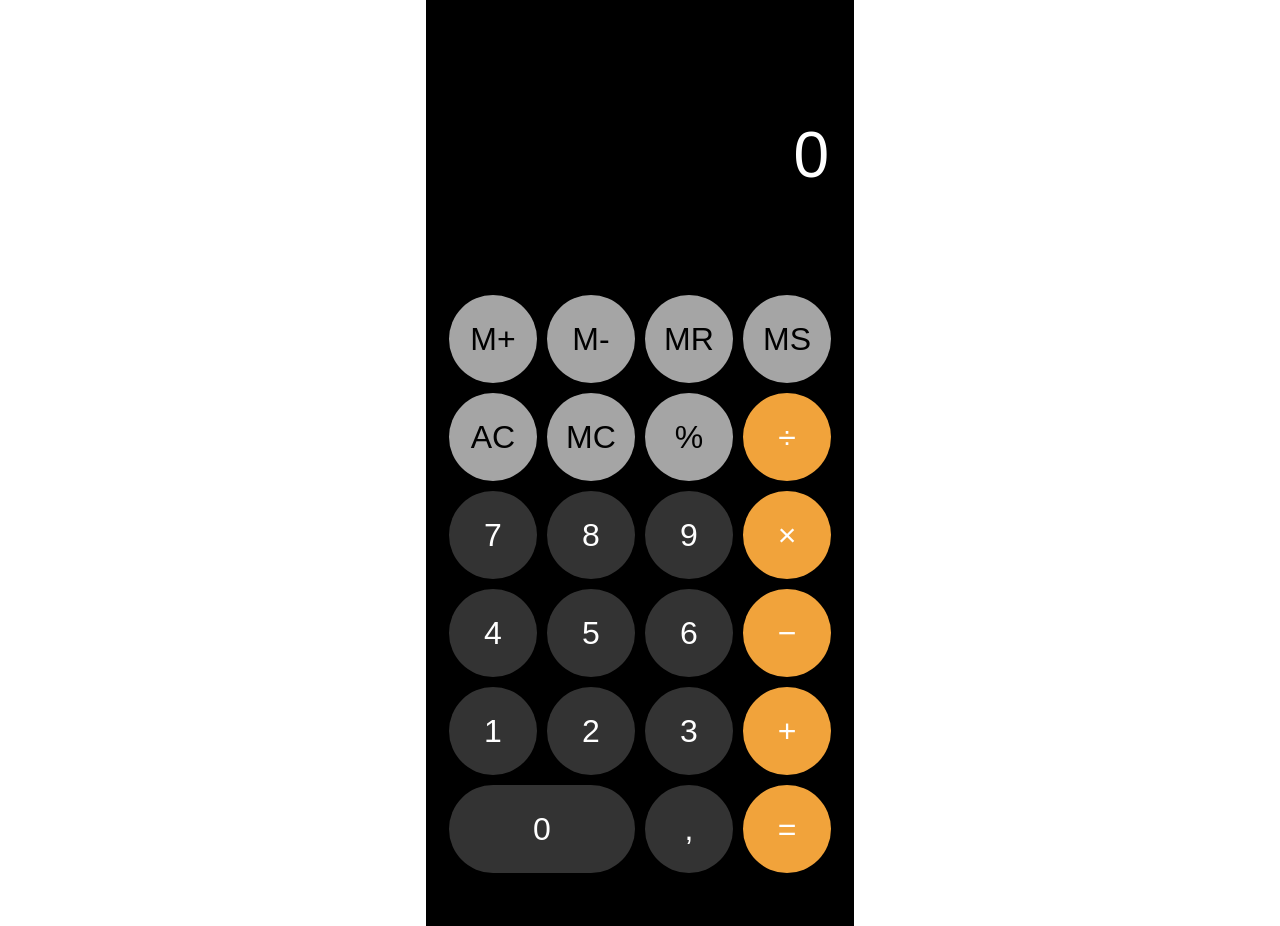
<file: lab1/index.html>
<!DOCTYPE html>
<html lang="ru">
<head>
    <meta charset="UTF-8">
    <meta name="viewport" content="width=device-width, initial-scale=1.0">
    <title>Калькулятор</title>

    <link rel="stylesheet" href="style.css">
</head>

<body>

<div class="calculator">

    <input type="text" id="display" value="0" readonly>

    <!--Память-->
    <div class="memory-buttons">
        <button onclick="memoryAdd()">M+</button>
        <button onclick="memorySubtract()">M-</button>
        <button onclick="memoryRead()">MR</button>
        <button onclick="memorySave()">MS</button>
    </div>

    <!--Кнопки-->
    <div class="buttons">

        <button class="clear" onclick="clearDisplay()">AC</button>
        <button class="light" onclick="memoryClear()">MC</button>
        <button class="light" onclick="percent()">%</button>
        <button class="operator" onclick="chooseOperation('/')">÷</button>

        <button onclick="addNumber('7')">7</button>
        <button onclick="addNumber('8')">8</button>
        <button onclick="addNumber('9')">9</button>
        <button class="operator" onclick="chooseOperation('*')">×</button>

        <button onclick="addNumber('4')">4</button>
        <button onclick="addNumber('5')">5</button>
        <button onclick="addNumber('6')">6</button>
        <button class="operator" onclick="chooseOperation('-')">−</button>

        <button onclick="addNumber('1')">1</button>
        <button onclick="addNumber('2')">2</button>
        <button onclick="addNumber('3')">3</button>
        <button class="operator" onclick="chooseOperation('+')">+</button>

        <button class="zero" onclick="addNumber('0')">0</button>
        <button onclick="addNumber(',')">,</button>
        <button class="equals" onclick="calculate()">=</button>

    </div>

</div>

<script src="script.js"></script>

</body>
</html>
</file>
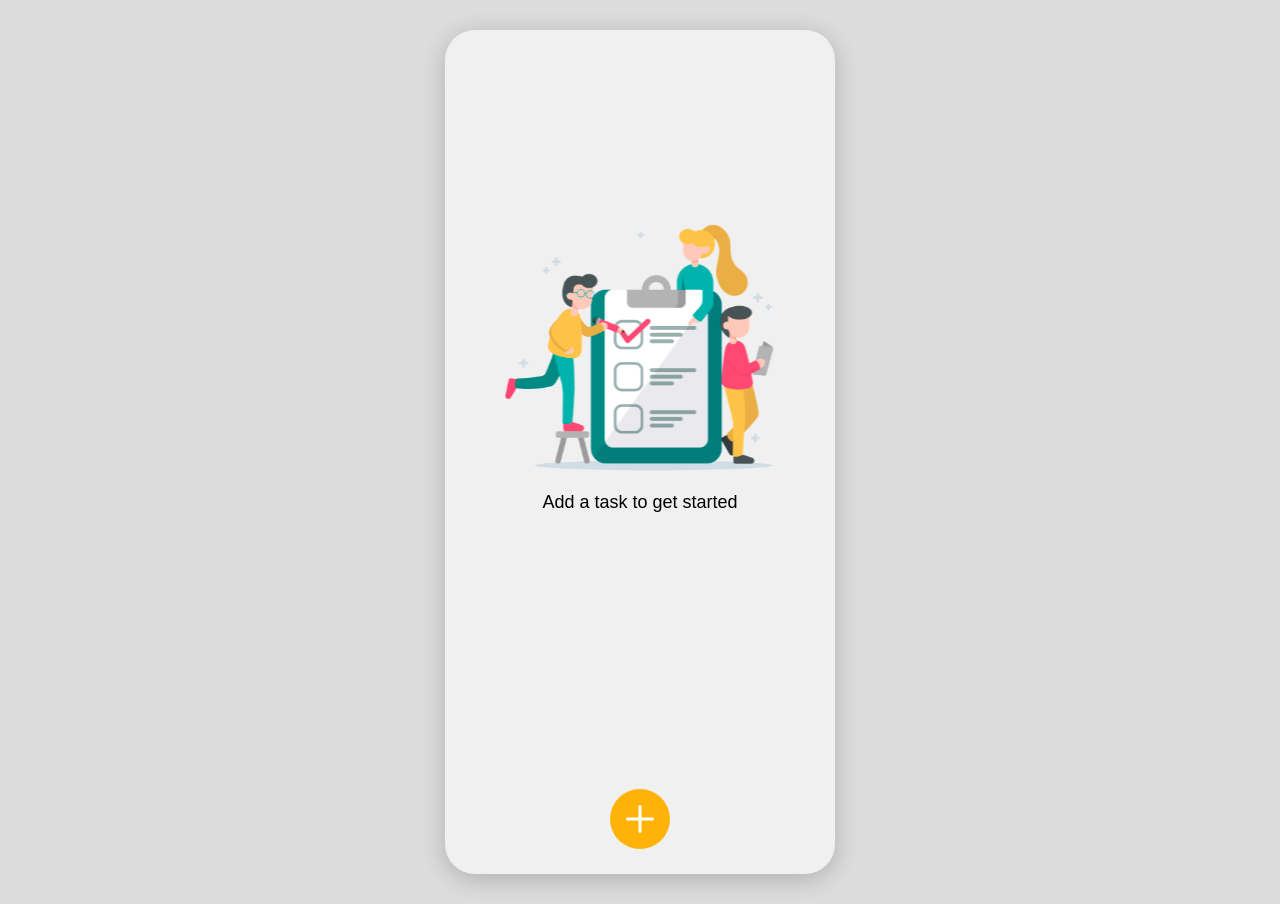
<file: lab2/index.html>
<!DOCTYPE html>
<html lang="ru">

<head>
    <meta charset="UTF-8">
    <meta name="viewport" content="width=device-width, initial-scale=1.0">

    <title>Todo List</title>

    <link rel="stylesheet" href="style.css">
</head>

<body>

<div class="app">

    <!-- Главный экран -->

    <section id="mainScreen" class="screen">

        <!-- Пустой экран -->

        <div id="emptyState" class="empty-state">

            <div class="empty-icon">
                <img src="icons/ic_logo.svg" alt="Todo List">
            </div>

            <p>Add a task to get started</p>

        </div>


        <!-- Список задач -->

        <div id="todoList" class="todo-list"></div>


        <!-- Кнопка добавления -->

        <button
            class="add-button"
            onclick="openModal()"
        >
            <img
                src="icons/ic_plus.svg"
                alt="Добавить задачу"
            >
        </button>

    </section>


    <!-- Экран создания/редактирования заметок -->

    <section
        id="modalScreen"
        class="screen modal-screen"
    >

        <!-- Верхняя панель -->

        <header class="modal-header">

            <!-- Назад -->

            <button
                class="header-button"
                onclick="closeModal()"
            >
                <img
                    src="icons/ic_back.svg"
                    alt="Назад"
                >
            </button>


            <!-- Сохранить -->

            <button
                class="header-button"
                onclick="createTask()"
            >
                <img
                    src="icons/ic_check.svg"
                    alt="Сохранить"
                >
            </button>

        </header>


        <!-- Поле ввода -->

        <textarea
            id="taskInput"
            placeholder="Add New Task..."
        ></textarea>

    </section>

</div>


<script src="script.js"></script>

</body>
</html>
</file>
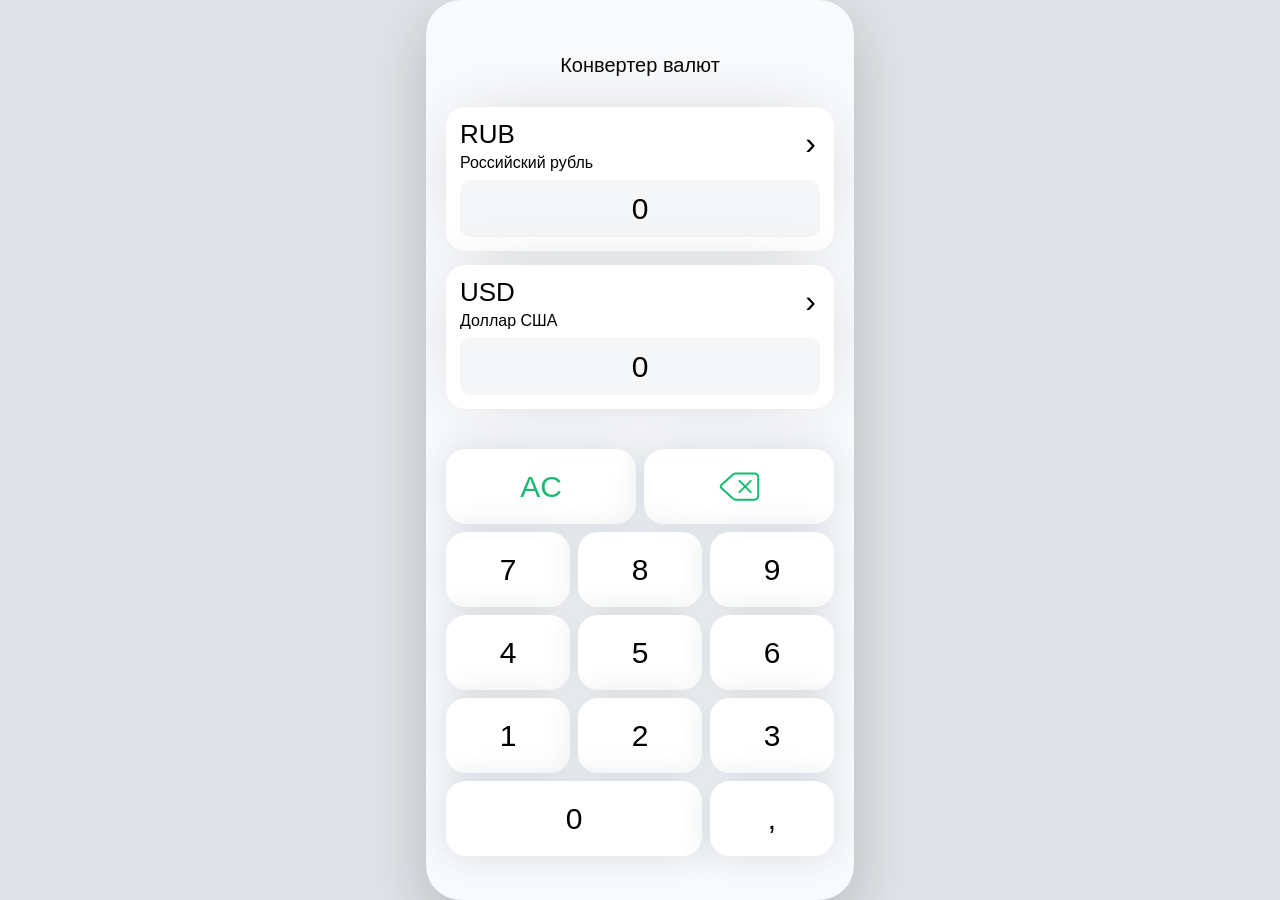
<file: lab3/index.html>
<!DOCTYPE html>
<html lang="ru">
<head>
    <meta charset="UTF-8">
    <meta name="viewport" content="width=device-width, initial-scale=1.0">

    <title>Конвертер валют</title>

    <link rel="stylesheet" href="style.css">

    <!-- для конвертации -->
    <script src="https://www.cbr-xml-daily.ru/money.js"></script>
</head>

<body>

<div class="app">

    <!-- Экран конвентатора-->

    <section id="converterScreen" class="screen">

        <h1>Конвертер валют</h1>

        <!-- Первая валюта -->
        <button class="currency-card" id="fromCurrencyCard">

            <div class="currency-info">
                <div class="currency-code" id="fromCode">RUB</div>
                <div class="currency-name" id="fromName">
                    Российский рубль
                </div>
            </div>

            <div class="arrow">›</div>

            <div class="amount" id="fromAmount">
                0
            </div>

        </button>


        <!-- Вторая валюта -->
        <button class="currency-card" id="toCurrencyCard">

            <div class="currency-info">
                <div class="currency-code" id="toCode">USD</div>
                <div class="currency-name" id="toName">
                    Доллар США
                </div>
            </div>

            <div class="arrow">›</div>

            <div class="amount" id="toAmount">
                0
            </div>

        </button>


        <!-- Кнопки AC и удаления -->
        <div class="top-buttons">

            <button class="action-button" id="clearButton">
                AC
            </button>

            <button class="action-button" id="deleteButton">
                <img src="icons/ic_delete.svg" alt="Удалить">
            </button>

        </div>


        <!-- Клавиатура -->
        <div class="keyboard">

            <button class="number-button">7</button>
            <button class="number-button">8</button>
            <button class="number-button">9</button>

            <button class="number-button">4</button>
            <button class="number-button">5</button>
            <button class="number-button">6</button>

            <button class="number-button">1</button>
            <button class="number-button">2</button>
            <button class="number-button">3</button>

            <button class="zero-button">0</button>
            <button class="number-button">,</button>

        </div>

    </section>


    <!-- Экран выбора валюты-->

    <section id="currencyScreen" class="screen hidden">

        <div class="currency-header">

            <button id="backButton" class="back-button">
                ←
            </button>

            <h1>Изменить валюту</h1>

        </div>


        <!-- Поиск -->
        <div class="search-wrapper">

            <span class="search-icon">⌕</span>

            <input
                id="searchInput"
                type="text"
                placeholder="Search currency..."
            >

            <button id="clearSearch" class="clear-search">
                ×
            </button>

        </div>


        <!-- Список валют -->
        <div id="currencyList" class="currency-list"></div>

    </section>

</div>


<script src="script.js"></script>

</body>
</html>
</file>
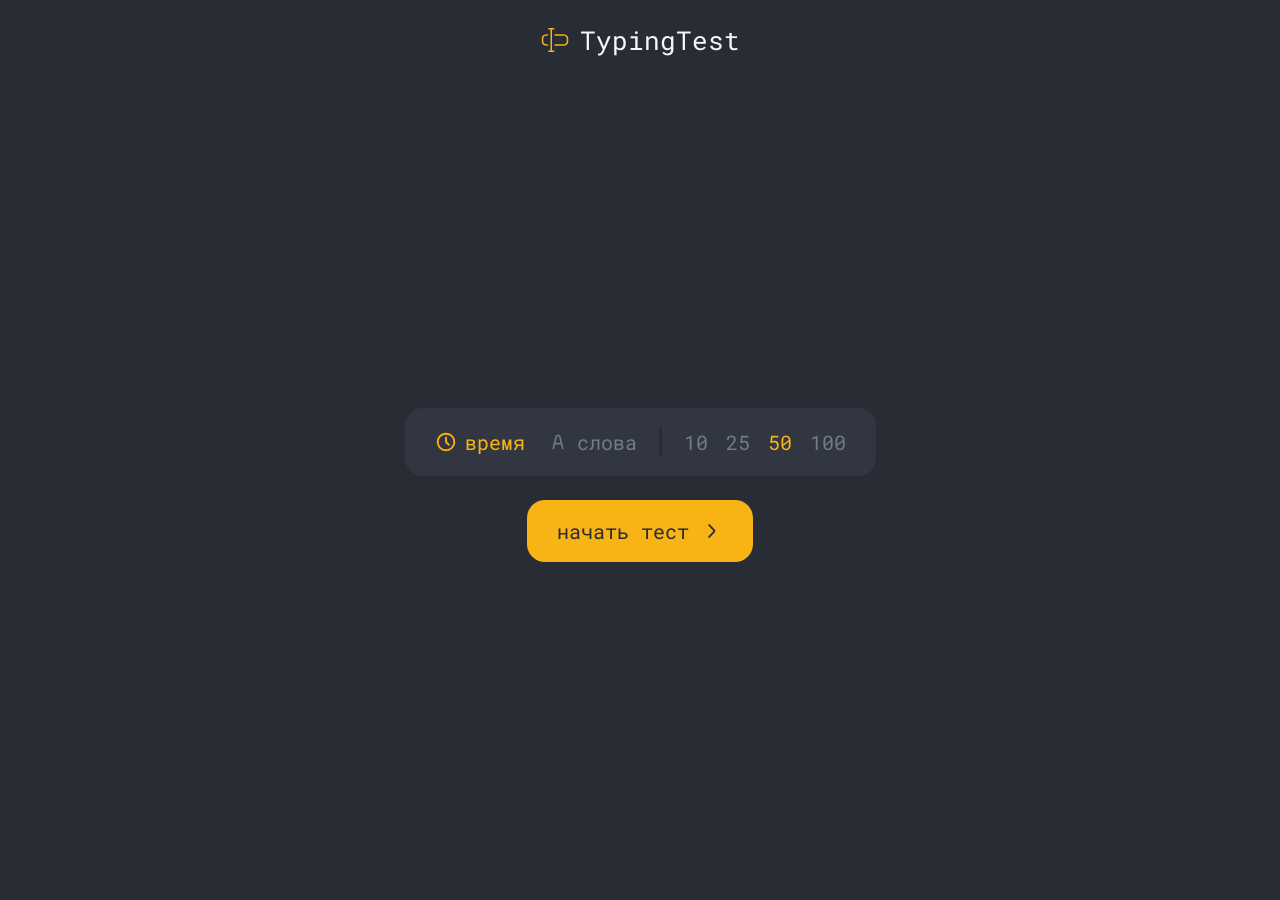
<file: lab4/index.html>
<!DOCTYPE html>
<html lang="ru">
<head>
  <meta charset="UTF-8">
  <meta name="viewport" content="width=device-width, initial-scale=1.0">
  <title>TypingTest</title>

  <!-- Подключение шрифта Roboto Mono  -->
  <link rel="preconnect" href="https://fonts.googleapis.com">
  <link rel="preconnect" href="https://fonts.gstatic.com" crossorigin>
  <link href="https://fonts.googleapis.com/css2?family=Roboto+Mono:wght@400&display=swap" rel="stylesheet">

  <!-- Подключение стилей страницы -->
  <link rel="stylesheet" href="style.css">
</head>
<body>
  <!-- Шапка сайта с логотипом и возвратом на главную -->
  <header class="brand">
    <button id="homeButton" class="brand-link" type="button" aria-label="На главную">
      <img class="logo-icon" src="icons/ic_logo.svg" alt="">
      <span>TypingTest</span>
    </button>
  </header>

  <main class="app">
    <!-- Настройки режима и запуск теста -->
    <section id="settings" class="settings">
      <div class="mode-bar">
        <!-- Переключение между тестом на время и на количество слов -->
        <button class="mode-button active" data-mode="time" type="button">
          <img class="ui-icon mode-icon" src="icons/ic_time.svg" alt="">
          <span>время</span>
        </button>

        <button class="mode-button" data-mode="words" type="button">
          <img class="ui-icon mode-icon" src="icons/ic_words.svg" alt="">
          <span>слова</span>
        </button>

        <span class="divider"></span>

        <!-- Варианты длительности теста или количества слов -->
        <div id="options" class="option-list"></div>
      </div>

      <button id="startButton" class="primary-button" type="button">
        <span>начать тест</span>
        <img class="ui-icon" src="icons/ic_next.svg" alt="">
      </button>
    </section>

    <!-- Область прохождения теста, скрываем её до начала теста -->
    <section id="testArea" class="test-area hidden">
      <div class="test-status">
        <!-- Прогресс отображается в режиме подсчёта слов -->
        <span id="progress" class="hidden">0/50</span>
        <span id="timer">50</span>
      </div>

      <!-- Текст, который нужно напечатать -->
      <div id="textDisplay" class="text-display" aria-hidden="true"></div>

      <!-- Поле ввода текста пользователя -->
      <textarea
        id="typingInput"
        class="typing-input"
        aria-label="Ввод текста"
        autocomplete="off"
        autocorrect="off"
        autocapitalize="off"
        spellcheck="false"
        disabled
      ></textarea>

      <button id="restartButton" class="secondary-button restart-button" type="button">
        <span>заново</span>
        <img class="ui-icon" src="icons/ic_reload.svg" alt="">
      </button>
    </section>

    <!-- Экран результатов после завершения теста -->
    <section id="result" class="result hidden">
      <div class="stats-table">
        <div class="stat-labels">
          <span>тип теста</span>
          <span>cpm</span>
          <span>точность</span>
          <span>символы</span>
          <span>ошибки</span>
        </div>

        <!-- Значения статистики -->
        <div class="stat-values">
          <strong id="resultMode">время</strong>
          <strong id="cpm">0</strong>
          <strong id="accuracy">100%</strong>
          <strong id="characters">0</strong>
          <strong id="errors">0</strong>
        </div>
      </div>

      <!-- Кнопки для повторного запуска или перехода к следующему тексту -->
      <div class="result-actions">
        <button id="resultRestart" class="secondary-button" type="button">
          <span>заново</span>
          <img class="ui-icon" src="icons/ic_reload.svg" alt="">
        </button>

        <button id="resultNext" class="primary-button" type="button">
          <span>следующий текст</span>
          <img class="ui-icon" src="icons/ic_next.svg" alt="">
        </button>
      </div>
    </section>
  </main>

  <!-- Подключение логики теста -->
  <script src="script.js"></script>
</body>
</html>
</file>
<file: lab1/style.css>
* {
    box-sizing: border-box;
    margin: 0;
    padding: 0;
}

body {
    min-height: 100vh;
    background: #ffffff;
    display: flex;
    justify-content: center;
    align-items: center;
    font-family: Arial, Helvetica, sans-serif;
}

.calculator {
    width: 428px;
    min-height: 926px;
    padding: 30px 20px 20px;
    background: #000000;

    display: flex;
    flex-direction: column;
}

/* Поле результата */
#display {
    width: 100%;
    height: 250px;

    border: none;
    outline: none;
    background: #000000;
    color: #ffffff;

    text-align: right;
    font-size: 64px;
    font-weight: 300;

    padding: 20px 5px;
    margin-bottom: 15px;
}

/* Память */
.memory-buttons {
    display: grid;
    grid-template-columns: repeat(4, 88px);
    gap: 10px;
    justify-content: center;
    margin-bottom: 10px;
}

.memory-buttons button {
    width: 88px;
    height: 88px;
    border: none;
    border-radius: 50%;

    background: #A5A5A5;
    color: #000000;

    font-size: 32px;
    font-weight: 400;
    cursor: pointer;

    transition: transform 0.1s, opacity 0.1s;
}

/* Основные кнопки */
.buttons {
    display: grid;
    grid-template-columns: repeat(4, 88px);
    gap: 10px;
    justify-content: center;
}

.buttons button {
    width: 88px;
    height: 88px;

    border: none;
    border-radius: 50%;

    background: #333333;
    color: #ffffff;

    font-size: 32px;
    cursor: pointer;

    transition: transform 0.1s, opacity 0.1s;
}

.buttons button:active,
.memory-buttons button:active {
    transform: scale(0.94);
}

/* Серые кнопки */
.buttons .clear,
.buttons .light {
    background: #A5A5A5;
    color: #000000;
}

/* Оранжевые кнопки */
.buttons .operator,
.buttons .equals {
    background: #F1A33B;
    color: #ffffff;
}

/* Ноль, не круглый */
.buttons .zero {
    width: 100%;
    grid-column: span 2;
    border-radius: 44px;
}

/* Для маленького экрана телефона */
@media (max-width: 450px) {
    body {
        align-items: flex-start;
    }

    .calculator {
        width: 100%;
        min-height: 100vh;
        padding: 20px 10px 10px;
    }

    #display {
        height: 230px;
        font-size: 52px;
        margin-bottom: 10px;
    }

    .memory-buttons,
    .buttons {
        width: 100%;
        grid-template-columns: repeat(4, 1fr);
        gap: 8px;
    }

    .memory-buttons button,
    .buttons button {
        width: 100%;
        height: auto;
        aspect-ratio: 1 / 1;
    }

    .buttons .zero {
        width: 100%;
        aspect-ratio: auto;
        height: auto;
        min-height: 1px;
        border-radius: 50px;
    }
}
</file>
<file: lab2/style.css>
/* Основыне стили */
* {
    box-sizing: border-box;
    margin: 0;
    padding: 0;
}


body {
    font-family: Arial, sans-serif;
    background: #dcdcdc;
}


/* Экран телефона */
.app {
    width: 390px;
    height: 844px;

    margin: 30px auto;

    background: #F0F0F0;

    border-radius: 30px;

    overflow: hidden;

    position: relative;

    box-shadow: 0 5px 25px rgba(0, 0, 0, 0.2);
}

.screen {
    width: 100%;
    height: 100%;

    position: relative;

    padding-top: 40px;
}


/* Пустой экран */

.empty-state {
    position: absolute;

    top: 194px;
    left: 50%;

    transform: translateX(-50%);

    width: 271px;

    text-align: center;
}


/* Иконка логотип */

.empty-icon {
    width: 271px;
    height: 248px;

    display: flex;
    align-items: center;
    justify-content: center;
}


.empty-icon img {
    width: 100%;
    height: 100%;

    object-fit: contain;

    display: block;
}


/* Текст пустого экрана*/

.empty-state p {
    margin-top: 20px;

    color: #000000;

    font-size: 18px;

    text-align: center;
}


/* Кнопка добавления*/

.add-button {
    position: absolute;

    bottom: 25px;
    left: 50%;

    transform: translateX(-50%);

    width: 60px;
    height: 60px;

    padding: 0;

    border: none;
    border-radius: 50%;

    background: #FFB309;

    cursor: pointer;

    display: flex;
    align-items: center;
    justify-content: center;
}


.add-button img {
    width: 28px;
    height: 28px;

    display: block;
}


.add-button:hover {
    opacity: 0.9;
}


/* Список задач/заметок */

.todo-list {
    width: 100%;

    height: calc(100% - 40px);

    padding: 20px 16px 100px;

    overflow-y: auto;
}

.todo-list::-webkit-scrollbar {
    width: 5px;
}

.todo-list::-webkit-scrollbar-thumb {
    background: #CFCFCF;
    border-radius: 10px;
}

/* карточка задачи */

.todo-item {
    width: 100%;

    min-height: 70px;

    margin-bottom: 15px;

    padding: 15px;

    background: #FFFFFF;

    border-radius: 10px;

    display: flex;

    align-items: center;

    gap: 12px;
}


/* Кнопка выполнения*/

.done-button {
    width: 25px;
    height: 25px;

    padding: 0;

    flex-shrink: 0;

    border: 2px solid #F0F0F0;
    border-radius: 50%;

    background: #F0F0F0;

    cursor: pointer;

    display: flex;
    align-items: center;
    justify-content: center;
}


.done-button.done {
    background: #37D7B3;

    border-color: #37D7B3;
}


.done-button img {
    width: 14px;
    height: 14px;
    display: block;
    filter: brightness(0) invert(1);
}

/* Текст задачи */

.task-text {
    flex: 1;

    min-width: 0;

    font-size: 16px;

    color: #000000;

    white-space: nowrap;

    overflow: hidden;

    text-overflow: ellipsis;
}


/* Выполненная задача */

.task-text.completed {
    color: #7D7D7D;

    text-decoration: line-through;
}


/* Кнопки задачи*/

.task-actions {
    display: flex;

    align-items: center;

    gap: 10px;

    flex-shrink: 0;
}


.action-button {
    width: 25px;
    height: 25px;

    padding: 0;

    border: none;

    cursor: pointer;

    display: flex;
    align-items: center;
    justify-content: center;
}


/* Редактирование */

.edit-button {
    background: transparent;
}


.edit-button img {
    width: 24px;
    height: 24px;
    display: block;
}


/* Удаление */

.delete-button {
    width: 25px;
    height: 25px;

    border: none;

    border-radius: 50%;

    background: #F80F0F;

    display: flex;
    align-items: center;
    justify-content: center;
}


.delete-button img {
    width: 12px;
    height: 12px;

    display: block;
}


/* Экран создания */

.modal-screen {
    display: none;

    background: #F0F0F0;
}


/* Верхняя панель */

.modal-header {
    width: 100%;

    height: 70px;

    padding: 0 50px;

    display: flex;

    align-items: center;

    justify-content: space-between;
}


/* кнопка назад/сохранить */

.header-button {
    width: 30px;
    height: 30px;

    padding: 0;

    border: none;

    background: transparent;

    cursor: pointer;

    display: flex;

    align-items: center;

    justify-content: center;
}


.header-button img {
    width: 25px;
    height: 25px;

    display: block;
}


/* Поле ввода */

#taskInput {
    width: calc(100% - 100px);

    margin: 29px 50px 10px;

    min-height: 250px;

    border: none;

    outline: none;

    resize: none;

    background: #F0F0F0;

    color: #7D7D7D;

    font-family: Arial, sans-serif;

    font-size: 20px;

    line-height: 1.5;
}


#taskInput::placeholder {
    color: #7D7D7D;
}


/* Адаптация под телефон */

@media (max-width: 430px) {

    body {
        background: #F0F0F0;
    }


    .app {
        width: 100%;
        height: 100vh;

        margin: 0;

        border-radius: 0;

        box-shadow: none;
    }
}
</file>
<file: lab3/style.css>
/* Сброс */
* {
    box-sizing: border-box;
    margin: 0;
    padding: 0;
}

/* Основная страница */
body {
    min-height: 100vh;

    display: flex;
    justify-content: center;
    align-items: center;

    background: #dfe2e6;

    font-family: Roboto, Arial, sans-serif;
}

/* Экран телефона */
.app {
    width: 428px;
    height: 900px;

    overflow: hidden;

    background: #F9FAFC;

    border-radius: 35px;

    box-shadow:
        0 20px 60px rgba(0, 0, 0, 0.18);

    position: relative;
}

.screen {
    width: 100%;
    height: 100%;

    overflow-y: auto;

    padding: 0 20px 30px;
}

.hidden {
    display: none;
}


/* Заголовок */
h1 {
    padding-top: 55px;

    font-family: Roboto, Arial, sans-serif;
    font-size: 20px;
    font-weight: 500;

    line-height: 100%;
    text-align: center;
}


/* Карточка валюты */
.currency-card {
    position: relative;

    width: 100%;
    height: 144px;

    margin-top: 32px;
    padding: 14px;

    border: none;
    border-radius: 20px;

    background: #FFFFFF;

    box-shadow: 0 0 70px -20px #C4C7CC;

    text-align: left;
}

.currency-card + .currency-card {
    margin-top: 14px;
}

/* Информация о валюте */
.currency-info {
    position: absolute;

    left: 14px;
    top: 14px;
}

.currency-code {
    font-size: 26px;
    font-weight: 500;

    color: #000000;

    line-height: 100%;
}

.currency-name {
    margin-top: 7px;

    font-size: 16px;
    font-weight: 400;

    color: #000000;
}


/* Стрелка */
.arrow {
    position: absolute;

    right: 18px;
    top: 18px;

    font-size: 32px;
    font-weight: 400;

    color: #000000;
}


/* Сумма */
.amount {
    position:absolute;
    left:14px;
    right:14px;
    bottom:14px;
    height:57px;

    display:flex;
    align-items:center;
    justify-content:center;

    padding:0 14px;
    border-radius:10px;
    background:#F5F6F8;

    font-family:Roboto,Arial,sans-serif;
    font-size:30px;
    font-weight:500;
    color:#000;

    overflow-x:auto;
    overflow-y:hidden;
    white-space:nowrap;

    user-select:text;
    cursor:text;
    scrollbar-width:none;
}

.amount::-webkit-scrollbar {
    display:none;
}


/* Активная сумма */
.currency-card.active .amount {
    color: #15BB70;
}


/* Кнопки управления */
.top-buttons {
    display: flex;

    gap: 8px;

    margin-top: 40px;
}

.action-button {
    width: 50%;
    height: 75px;

    border: none;
    border-radius: 20px;

    background: #FFFFFF;

    box-shadow: 0 0 35px 2px #0C28361F;

    color: #15BB70;

    font-family: Roboto, Arial, sans-serif;
    font-size: 30px;
    font-weight: 400;

    cursor: pointer;
}


/* Кнопка удаления */
#deleteButton {
    display: flex;
    align-items: center;
    justify-content: center;
}

#deleteButton img {
    width: 45px;
    height: 45px;
    object-fit: contain;
}


/* Клавиатура */
.keyboard {
    display: grid;

    grid-template-columns: repeat(3, 1fr);

    gap: 8px;

    margin-top: 8px;
}

.number-button,
.zero-button {
    height: 75px;

    border: none;
    border-radius: 20px;

    background: #FFFFFF;

    box-shadow: 0 0 35px 2px #0C28361F;

    font-family: Roboto, Arial, sans-serif;
    font-size: 30px;
    font-weight: 400;

    color: #000000;

    cursor: pointer;
}

.zero-button {
    grid-column: span 2;
}


/* Нажатие кнопки */
.number-button:active,
.zero-button:active,
.action-button:active {
    transform: scale(0.97);
}


/* Экран выбора валюты */
.currency-header {
    position: relative;

    padding-top: 55px;
}

.currency-header h1 {
    padding-top: 0;
}


/* Кнопка назад */
.back-button {
    position: absolute;

    left: 0;
    top: 45px;

    width: 35px;
    height: 35px;

    border: none;

    background: transparent;

    color: #000000;

    font-size: 30px;
    font-weight: 400;

    line-height: 1;

    cursor: pointer;
}


/* Поиск */
.search-wrapper {
    position: relative;

    width: 100%;
    height: 57px;

    margin-top: 32px;

    display: flex;
    align-items: center;

    gap: 9px;

    border-bottom: 2px solid #888888;
}

.search-icon {
    font-size: 26px;

    color: #888888;

    display: inline-block;
    transform: scaleX(-1);
}

.search-wrapper input {
    width: 100%;
    height: 100%;

    border: none;
    outline: none;

    background: transparent;

    font-family: Roboto, Arial, sans-serif;
    font-size: 18px;
    font-weight: 400;

    color: #000000;
}

.search-wrapper input::placeholder {
    color: #888888;
}


/* Очистить поиск */
.clear-search {
    width:20px;
    height:20px;
    flex-shrink:0;
    border:none;
    border-radius:50%;
    background:#888;
    color:#fff;
    font-size:17px;
    line-height:20px;
    cursor:pointer;
}


/* Список валют */
.currency-list {
    display: flex;
    flex-direction: column;

    gap: 12px;

    margin-top: 22px;
}

.currency-item {
    position: relative;

    width: 100%;
    height: 77px;

    padding: 16px;

    border: none;
    border-radius: 20px;

    background: #FFFFFF;

    box-shadow: 0 0 70px -20px #C4C7CC;

    text-align: left;

    cursor: pointer;
}

.currency-item-code {
    font-size: 20px;
    font-weight: 500;

    color: #000000;
}

.currency-item-name {
    margin-top: 6px;

    font-size: 14px;
    font-weight: 400;

    color: #555555;
}


/* Выбранная валюта */
.currency-check {
    position: absolute;

    right: 18px;
    top: 50%;

    transform: translateY(-50%);

    color: #15BB70;

    font-size: 25px;
}


/* Мобильный экран */
@media (max-width: 500px) {

    body {
        display: block;

        background: #F9FAFC;
    }

    .app {
        width: 100%;
        height: 100vh;

        min-height: 100vh;

        border-radius: 0;

        box-shadow: none;
    }

    .screen {
        padding-left: 19px;
        padding-right: 19px;
    }
}
</file>
<file: lab4/style.css>
/* Основные цвета приложения */

:root {
  --bg: #282C34;       /* Цвет фона страницы */
  --panel: #313641;    /* Цвет панелей и второстепенных кнопок */
  --muted: #727B8A;    /* Приглушённый цвет текста и иконок */
  --yellow: #F8B415;   /* Жёлтый цвет активных элементов */
  --red: #EE5867;      /* Цвет неправильно введённых символов */
  --dark-red: #842F3B; /* Цвет лишних символов */
  --white: #F5F6F8;    /* Основной правильный цвет текста */
}


* {
  box-sizing: border-box;
}

/* Настройки всей HTML-страницы */
html {
  min-height: 100%;
  background: var(--bg);
}

/* Основные стили страницы */
body {
  margin: 0;
  min-height: 100vh;
  background: var(--bg);
  color: var(--white);
  font-family: "Roboto Mono", monospace;
  font-weight: 400;
  letter-spacing: 0;
}

button,
textarea {
  font: inherit;
}

/* Общие настройки кнопок */
button {
  border: none;
  cursor: pointer;
}

button:focus-visible {
  outline: 2px solid var(--yellow);
  outline-offset: 5px;
}

/* Логотип и название сайта */
.brand {
  position: absolute;
  z-index: 2;
  top: 25px;
  left: 0;
  width: 100%;
  display: flex;
  justify-content: center;
}

/* Кнопка с логотипом и названием */
.brand-link {
  display: flex;
  align-items: center;
  gap: 10px;
  padding: 0;
  background: transparent;
  color: var(--white);
  font-size: 26px;
  font-weight: 400;
  line-height: 1;
}

/* Меняем цвет названия при наведении */
.brand-link:hover {
  color: var(--yellow);
}

/* Стиль текстового логотипа, если он используется */
.logo {
  color: var(--yellow);
  font-size: 26px;
}

/* Основная область приложения */
.app {
  width: 100%;
  min-height: 100vh;
  margin: 0 auto;
  padding: 110px 3vw 40px;
  display: flex;
  flex-direction: column;
  justify-content: center;
  align-items: center;
}

/* Контейнер настроек теста */
.settings {
  display: flex;
  flex-direction: column;
  align-items: center;
  gap: 24px;
}

/* Панель переключения режимов и параметров */
.mode-bar {
  display: flex;
  align-items: center;
  justify-content: center;
  gap: 22px;
  min-height: 60px;
  padding: 14px 30px;
  background: var(--panel);
  border-radius: 18px;
}

/* Кнопки выбора режима теста */
.mode-button {
  display: flex;
  align-items: center;
  gap: 8px;
  padding: 5px 0;
  background: transparent;
  color: var(--muted);
  font-size: 20px;
  font-weight: 400;
  line-height: 1.5;
}

/* Подсвечиваем выбранный режим и активный параметр */
.mode-button.active,
.option-button.active {
  color: var(--yellow);
}

/* Вертикальная линия между режимами и параметрами */
.divider {
  width: 3px;
  height: 30px;
  border-radius: 16px;
  background: var(--bg);
}

/* Контейнер кнопок с параметрами теста */
.option-list {
  display: flex;
  align-items: center;
  gap: 18px;
}

/* Кнопки выбора параметров */
.option-button {
  padding: 5px 0;
  background: transparent;
  color: var(--muted);
  font-size: 20px;
  font-weight: 400;
  line-height: 1.5;
}

/* Основные и второстепенные кнопки */

.primary-button,
.secondary-button {
  min-height: 60px;
  padding: 16px 30px;
  display: inline-flex;
  align-items: center;
  justify-content: center;
  gap: 12px;
  border-radius: 18px;
  font-size: 20px;
  font-weight: 400;
  line-height: 1.5;
  transition: filter 120ms ease, background 120ms ease;
}

/* Основная кнопка — жёлтая */
.primary-button {
  background: var(--yellow);
  color: var(--bg);
}

/* Второстепенная кнопка — цвет панели */
.secondary-button {
  background: var(--panel);
  color: var(--muted);
}

/* Немного осветляем кнопки при наведении */
.primary-button:hover,
.secondary-button:hover {
  filter: brightness(1.08);
}

/* Экран печати */

/* Контейнер тестирования */
.test-area {
  width: 100%;
  display: flex;
  flex-direction: column;
  align-items: center;
}

/* Таймер и индикатор прогресса */
.test-status {
  width: 100%;
  min-height: 38px;
  margin-bottom: 28px;
  display: flex;
  justify-content: center;
  align-items: center;
  color: var(--yellow);
  font-size: 22px;
  line-height: 1.5;
}

/* Область с текстом, который нужно напечатать */
.text-display {
  position: relative;
  width: 100%;
  height: 5.1em;
  overflow: hidden;
  color: var(--muted);
  font-family: "Roboto Mono", monospace;
  font-size: 30px;
  font-weight: 400;
  line-height: 1.7;
  letter-spacing: 0;
  overflow-wrap: anywhere;
  word-break: normal;
  user-select: none;
  scroll-behavior: smooth;
  text-align: left;
}

/* Слова располагаются в строке и могут переноситься */
.word {
  display: inline;
  white-space: normal;
}

/* Отдельные символы текста */
.char {
  position: relative;
  white-space: pre;
}

/* Правильно введённые символы */
.char.correct {
  color: var(--white);
}

/* Ошибочно введённые символы */
.char.incorrect {
  color: var(--red);
}

/* Лишние символы, введённые пользователем */
.char.extra {
  color: var(--dark-red);
}

/* Подчёркиваем слово, в котором есть ошибка */
.word.word-error {
  text-decoration: underline;
  text-decoration-color: var(--red);
  text-decoration-thickness: 2px;
  text-underline-offset: 5px;
}

/* Курсор показывает позицию текущего символа */
.char.cursor::before {
  content: "";
  position: absolute;
  z-index: 1;
  width: 3px;
  height: 1.1em;
  left: -2px;
  top: 0.17em;
  border-radius: 2px;
  background: var(--yellow);
  animation: cursor-blink 1s step-end infinite;
}

/* Анимация мигания курсора */
@keyframes cursor-blink {
  50% {
    opacity: 0.25;
  }
}

/* Поле ввода скрыто за пределами экрана,
   но используется для получения текста с клавиатуры */
.typing-input {
  position: fixed;
  left: -10000px;
  top: 0;
  width: 1px;
  height: 1px;
  padding: 0;
  opacity: 0;
  resize: none;
}

/* Отступ над кнопкой перезапуска */
.restart-button {
  margin-top: 34px;
}

/* Экран статистики */

/* Контейнер результатов */
.result {
  width: 100%;
  max-width: 1200px;
  text-align: center;
}

/* Общий контейнер статистики */
.stats-table {
  width: 100%;
}

/* Сетка названий и значений статистики */
.stat-labels,
.stat-values {
  display: grid;
  grid-template-columns: 1.4fr repeat(4, 1fr);
  gap: 12px;
  align-items: center;
  text-align: center;
}

/* Названия показателей */
.stat-labels {
  margin-bottom: 12px;
  color: var(--muted);
  font-size: 20px;
  font-weight: 400;
  line-height: 1.5;
}

/* Значения статистики */
.stat-values {
  color: var(--yellow);
  font-size: 30px;
  font-weight: 400;
  line-height: 1.7;
}

/* Убираем стандартное выделение жирным */
.stat-values strong {
  font-weight: 400;
  overflow-wrap: anywhere;
}

/* Контейнер кнопок на экране результатов */
.result-actions {
  display: flex;
  justify-content: center;
  flex-wrap: wrap;
  gap: 16px;
  margin-top: 38px;
}

/* Скрываем элементы, пока они не нужны */
.hidden {
  display: none !important;
}

/* SVG-иконки интерфейса*/

/* Иконка логотипа */
.logo-icon {
  display: block;
  width: 30px;
  height: 30px;
  object-fit: contain;
  flex-shrink: 0;
}

/* Общие размеры иконок в кнопках */
.ui-icon {
  display: block;
  width: 22px;
  height: 22px;
  object-fit: contain;
  flex-shrink: 0;
}

/* Выравнивание иконок и текста в режимах */
.mode-button {
  display: inline-flex;
  align-items: center;
  gap: 8px;
}

/* Выравнивание содержимого кнопок действий */
.primary-button,
.secondary-button {
  display: inline-flex;
  align-items: center;
  justify-content: center;
  gap: 12px;
}

/* Повторное объявление отступа кнопки перезапуска */
.restart-button {
  margin-top: 34px;
}

/* Убираем стандартное оформление кнопки логотипа */
.brand-link {
  display: inline-flex;
  align-items: center;
  gap: 10px;
}


/* Меняем цвет иконки активного режима на жёлтый */
.mode-button.active .mode-icon {
  filter: brightness(0) saturate(100%)
          invert(65%) sepia(94%)
          saturate(1000%) hue-rotate(355deg);
}
</file>
